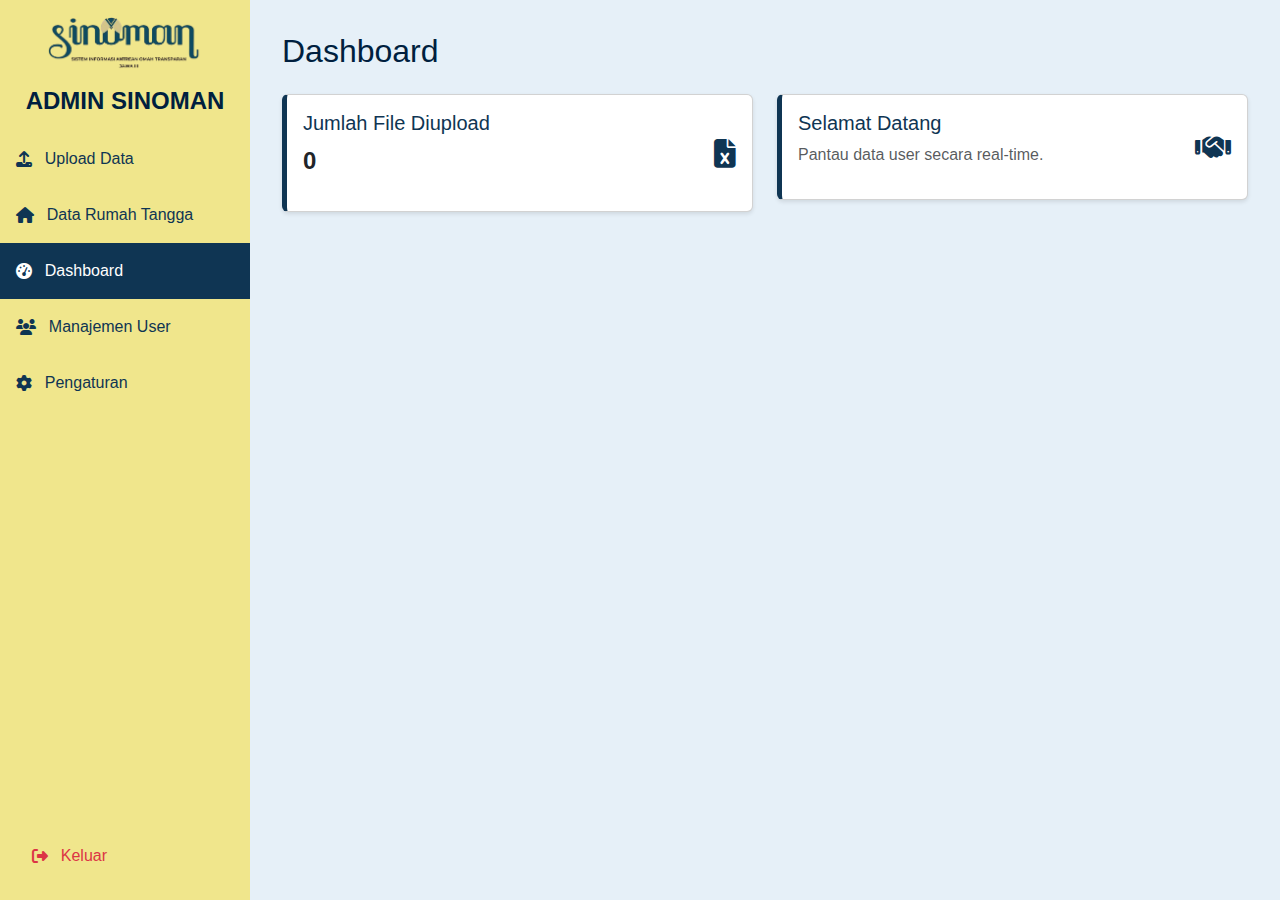
<file: dashboard.html>
<!DOCTYPE html>
<html lang="id">
<head>
  <meta charset="UTF-8">
  <title>Dashboard - SINOMAN</title>
  <link href="https://cdn.jsdelivr.net/npm/bootstrap@5.3.0/dist/css/bootstrap.min.css" rel="stylesheet">
  <link href="https://cdnjs.cloudflare.com/ajax/libs/font-awesome/6.4.0/css/all.min.css" rel="stylesheet">
  <style>
    body {
      display: flex;
      min-height: 100vh;
      font-family: 'Segoe UI', sans-serif;
      background-color: #e6f0f8;
      color: #001f3f;
    }

    .sidebar {
      width: 250px;
      background-color: #f0e68c;
      display: flex;
      flex-direction: column;
      padding-top: 1rem;
    }

    .sidebar img {
      width: 160px;
      margin: 0 auto 1rem;
    }

    .sidebar-title {
      color: #001f3f;
      text-align: center;
      font-weight: bold;
      text-transform: uppercase;
      margin-bottom: 1rem;
    }

    .nav-link {
      color: #0f3553;
      padding: 1rem;
      text-decoration: none;
      display: flex;
      align-items: center;
      gap: 0.8rem;
      font-weight: 500;
    }

    .nav-link:hover, .nav-link.active {
      background-color: #0f3553;
      color: white !important;
    }

    .main {
      flex: 1;
      padding: 2rem;
    }

    .card {
      border-left: 5px solid #0f3553;
      box-shadow: 0 2px 4px rgba(0,0,0,0.1);
    }

    .card h5 {
      color: #0f3553;
    }

    .card i {
      font-size: 1.8rem;
      color: #0f3553;
    }
  </style>
</head>
<body>

  <!-- Sidebar -->
  <div class="sidebar">
    <img src="sinoman.png" alt="Logo SINOMAN">
    <h4 class="sidebar-title">ADMIN SINOMAN</h4>
    <a href="admin.html" class="nav-link"><i class="fas fa-upload"></i> Upload Data</a>
    <a href="datarumah.html" class="nav-link"><i class="fas fa-home"></i> Data Rumah Tangga</a>
    <a href="dashboard.html" class="nav-link active"><i class="fas fa-tachometer-alt"></i> Dashboard</a>
    <a href="#" class="nav-link"><i class="fas fa-users"></i> Manajemen User</a>
    <a href="setting.html" class="nav-link"><i class="fas fa-cog"></i> Pengaturan</a>

    <!-- Tombol Keluar -->
    <div style="margin-top: auto; padding: 1rem;">
      <a href="#" class="nav-link text-danger" onclick="logout()"><i class="fas fa-sign-out-alt"></i> Keluar</a>
    </div>
  </div>

  <!-- Konten Utama -->
  <div class="main">
    <h2 class="mb-4">Dashboard</h2>

    <div class="row g-4">
      <div class="col-md-6">
        <div class="card p-3">
          <div class="d-flex justify-content-between align-items-center">
            <div>
              <h5>Jumlah File Diupload</h5>
              <p id="jumlahFile" class="fs-4 fw-bold">0</p>
            </div>
            <i class="fas fa-file-excel"></i>
          </div>
        </div>
      </div>

      <div class="col-md-6">
        <div class="card p-3">
          <div class="d-flex justify-content-between align-items-center">
            <div>
              <h5>Selamat Datang</h5>
              <p class="text-muted">Pantau data user secara real-time.</p>
            </div>
            <i class="fas fa-handshake"></i>
          </div>
        </div>
      </div>
    </div>
  </div>

  <script>
    // Fungsi menampilkan jumlah file dari localStorage
    function tampilkanJumlahFile() {
      const files = JSON.parse(localStorage.getItem("sinomanFiles") || "[]");
      document.getElementById("jumlahFile").textContent = files.length;
    }

    // Fungsi logout tanpa menghapus data
    function logout() {
      if (confirm("Apakah Anda yakin ingin keluar?")) {
        window.location.href = "index.html";
      }
    }

    tampilkanJumlahFile();
  </script>
</body>
</html>
</file>
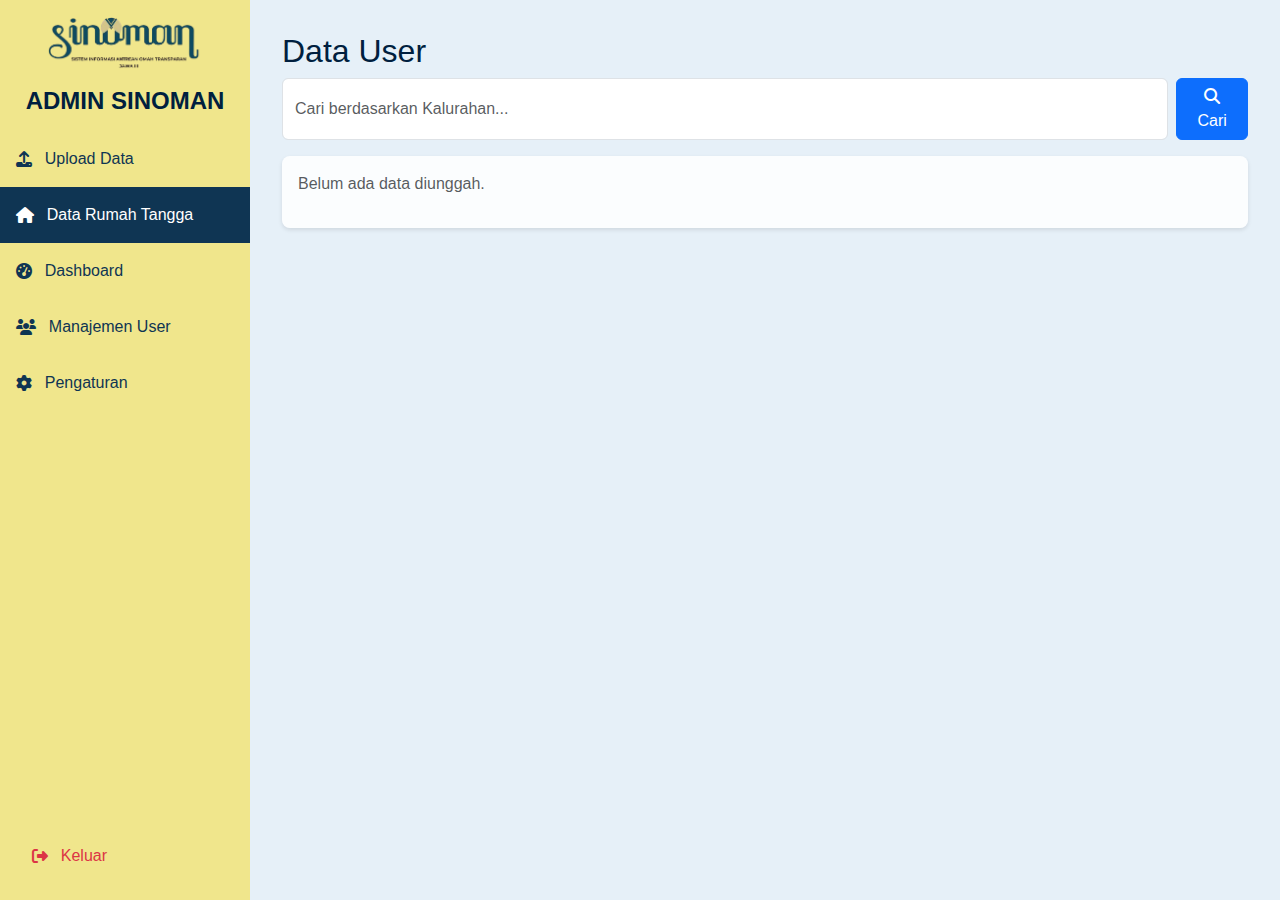
<file: datarumah.html>
<!DOCTYPE html>
<html lang="id">
<head>
  <meta charset="UTF-8">
  <title>Data Rumah Tangga - SINOMAN</title>
  <link href="https://cdn.jsdelivr.net/npm/bootstrap@5.3.0/dist/css/bootstrap.min.css" rel="stylesheet">
  <link href="https://cdnjs.cloudflare.com/ajax/libs/font-awesome/6.4.0/css/all.min.css" rel="stylesheet">
  <style>
    body {
      display: flex;
      min-height: 100vh;
      font-family: 'Segoe UI', sans-serif;
      background-color: #e6f0f8;
      color: #001f3f;
    }

    .sidebar {
      width: 250px;
      background-color: #f0e68c;
      display: flex;
      flex-direction: column;
      padding-top: 1rem;
    }

    .sidebar img {
      width: 160px;
      margin: 0 auto 1rem;
    }

    .sidebar-title {
      color: #001f3f;
      text-align: center;
      font-weight: bold;
      text-transform: uppercase;
      margin-bottom: 1rem;
    }

    .nav-link {
      color: #0f3553;
      padding: 1rem;
      text-decoration: none;
      display: flex;
      align-items: center;
      gap: 0.8rem;
      font-weight: 500;
    }

    .nav-link:hover, .nav-link.active {
      background-color: #0f3553;
      color: white !important;
    }

    .main {
      flex: 1;
      padding: 2rem;
    }

    .file-list {
      background-color: #ffffffd6;
      padding: 1rem;
      border-radius: 8px;
      box-shadow: 0 2px 4px rgba(0,0,0,0.1);
    }

    .popup {
      position: fixed;
      top: 50%;
      left: 50%;
      transform: translate(-50%, -50%);
      background: white;
      padding: 2rem;
      border: 2px solid #0f3553;
      border-radius: 10px;
      z-index: 1000;
      max-height: 80vh;
      overflow: auto;
    }

    .popup-close {
      position: absolute;
      top: 8px;
      right: 12px;
      font-size: 1.2rem;
      cursor: pointer;
      color: red;
    }

    .highlight {
      background-color: #007bff;
      color: white;
      padding: 0 3px;
      border-radius: 2px;
    }

    .checkbox-col {
      width: 30px;
    }

    .top-controls {
      display: flex;
      justify-content: flex-end;
      margin-bottom: 1rem;
    }
  </style>
</head>
<body>

  <!-- Sidebar -->
  <div class="sidebar">
    <img src="sinoman.png" alt="Logo SINOMAN">
    <h4 class="sidebar-title">ADMIN SINOMAN</h4>
    <a href="admin.html" class="nav-link"><i class="fas fa-upload"></i> Upload Data</a>
    <a href="datarumah.html" class="nav-link active"><i class="fas fa-home"></i> Data Rumah Tangga</a>
    <a href="dashboard.html" class="nav-link"><i class="fas fa-tachometer-alt"></i> Dashboard</a>
    <a href="#" class="nav-link"><i class="fas fa-users"></i> Manajemen User</a>
    <a href="setting.html" class="nav-link"><i class="fas fa-cog"></i> Pengaturan</a>

    <!-- Tombol keluar  -->
    <div style="margin-top: auto; padding: 1rem;">
      <a href="#" class="nav-link text-danger" onclick="logout()"><i class="fas fa-sign-out-alt"></i> Keluar</a>
    </div>
  </div>

  <!-- Main Content -->
  <div class="main">
    <h2>Data User</h2>

    <div class="d-flex mb-3">
      <input type="text" class="form-control me-2" id="searchInput" placeholder="Cari berdasarkan Kalurahan...">
      <button class="btn btn-primary" onclick="searchFiles()"><i class="fas fa-search"></i> Cari</button>
    </div>

    <div class="file-list" id="fileList"></div>

    <div class="popup" id="popup" style="display: none;">
      <span class="popup-close" onclick="closePopup()">&times;</span>
      <h5 id="popupTitle"></h5>
      <div id="popupContent"></div>
    </div>
  </div>

  <script>
    const fileListContainer = document.getElementById("fileList");
    const popup = document.getElementById("popup");
    const popupContent = document.getElementById("popupContent");
    const popupTitle = document.getElementById("popupTitle");

    let allFiles = JSON.parse(localStorage.getItem("sinomanFiles") || "[]");

    function loadFiles(files = allFiles, keyword = "") {
      fileListContainer.innerHTML = "";

      if (files.length === 0) {
        fileListContainer.innerHTML = "<p class='text-muted'>Belum ada data diunggah.</p>";
        return;
      }

      const topControls = document.createElement("div");
      topControls.className = "top-controls";

      const deleteButton = document.createElement("button");
      deleteButton.className = "btn btn-danger mb-3";
      deleteButton.innerHTML = `<i class="fas fa-trash-alt"></i> Hapus File yang Dipilih`;
      deleteButton.onclick = deleteSelected;
      topControls.appendChild(deleteButton);
      fileListContainer.appendChild(topControls);

      const table = document.createElement("table");
      table.className = "table table-bordered";
      table.innerHTML = `
        <thead class="table-light">
          <tr>
            <th class="checkbox-col"><input type="checkbox" id="checkAll" onchange="toggleAllCheckboxes(this)"></th>
            <th>Nama File</th>
            <th>Aksi</th>
          </tr>
        </thead>
        <tbody>
          ${files.map((file, index) => {
            const highlightedName = keyword
              ? file.name.replace(new RegExp(`(${escapeRegExp(keyword)})`, "gi"), '<span class="highlight">$1</span>')
              : file.name;

            return `
              <tr>
                <td><input type="checkbox" class="fileCheckbox" data-index="${file.index ?? index}"></td>
                <td>${highlightedName}</td>
                <td>
                  <button class="btn btn-sm btn-info" onclick="showFile(${file.index ?? index}, '${keyword}')"><i class="fas fa-eye"></i> Lihat</button>
                  <button class="btn btn-sm btn-danger" onclick="deleteFile(${file.index ?? index})"><i class="fas fa-trash-alt"></i> Hapus</button>
                </td>
              </tr>`;
          }).join("")}
        </tbody>
      `;

      fileListContainer.appendChild(table);
    }

    function escapeRegExp(string) {
      return string.replace(/[.*+?^${}()|[\]\\]/g, '\\$&');
    }

    function showFile(index, keyword = "") {
      const file = allFiles[index];
      const data = file.data;
      popupTitle.textContent = `Isi File: ${file.name}`;

      let html = "<table class='table table-striped'><tbody>";
      data.forEach((row, i) => {
        if (i >= 2) {
          html += "<tr>";
          row.forEach(cell => {
            const val = (cell || "").toString();
            const highlighted = keyword
              ? val.replace(new RegExp(`(${escapeRegExp(keyword)})`, "gi"), '<span class="highlight">$1</span>')
              : val;
            html += `<td>${highlighted}</td>`;
          });
          html += "</tr>";
        }
      });
      html += "</tbody></table>";

      popupContent.innerHTML = html;
      popup.style.display = "block";
    }

    function closePopup() {
      popup.style.display = "none";
    }

    function deleteFile(index) {
      if (!confirm("Yakin ingin menghapus file ini?")) return;
      allFiles.splice(index, 1);
      localStorage.setItem("sinomanFiles", JSON.stringify(allFiles));
      loadFiles();
    }

    function deleteSelected() {
      const checkboxes = document.querySelectorAll(".fileCheckbox:checked");
      if (checkboxes.length === 0) {
        alert("Pilih minimal satu file.");
        return;
      }
      if (!confirm("Yakin ingin menghapus file yang dipilih?")) return;

      const indices = Array.from(checkboxes).map(cb => parseInt(cb.dataset.index)).sort((a, b) => b - a);
      indices.forEach(i => allFiles.splice(i, 1));
      localStorage.setItem("sinomanFiles", JSON.stringify(allFiles));
      loadFiles();
    }

    function toggleAllCheckboxes(source) {
      document.querySelectorAll(".fileCheckbox").forEach(cb => cb.checked = source.checked);
    }

    function searchFiles() {
      const keyword = document.getElementById("searchInput").value.trim().toLowerCase();
      if (keyword === "") {
        loadFiles();
        return;
      }

      const result = allFiles
        .map((file, index) => {
          const headerRow = file.data.find(row =>
            row.some(cell =>
              cell && cell.toString().toLowerCase().includes("kalurahan") ||
              cell && cell.toString().toLowerCase().includes("kelurahan")
            )
          );

          if (!headerRow) return null;

          const kalurahanIndex = headerRow.findIndex(cell =>
            cell && (
              cell.toString().toLowerCase().includes("kalurahan") ||
              cell.toString().toLowerCase().includes("kelurahan")
            )
          );

          if (kalurahanIndex === -1) return null;

          const hasMatch = file.data.some(row =>
            row[kalurahanIndex] &&
            row[kalurahanIndex].toString().toLowerCase().includes(keyword)
          );

          return hasMatch ? { ...file, index } : null;
        })
        .filter(Boolean);

      loadFiles(result, keyword);
    }

    // Fungsi logout
  function logout() {
    if (confirm("Apakah Anda yakin ingin keluar?")) {
      // Jangan menghapus data dari localStorage agar tetap ada
      // localStorage.removeItem('sinomanFiles'); // Baris ini dihapus
      window.location.href = "index.html"; // Arahkan ke halaman login
    }
  }
  
    // Load saat halaman dibuka
    loadFiles();
  </script>
</body>
</html>
</file>
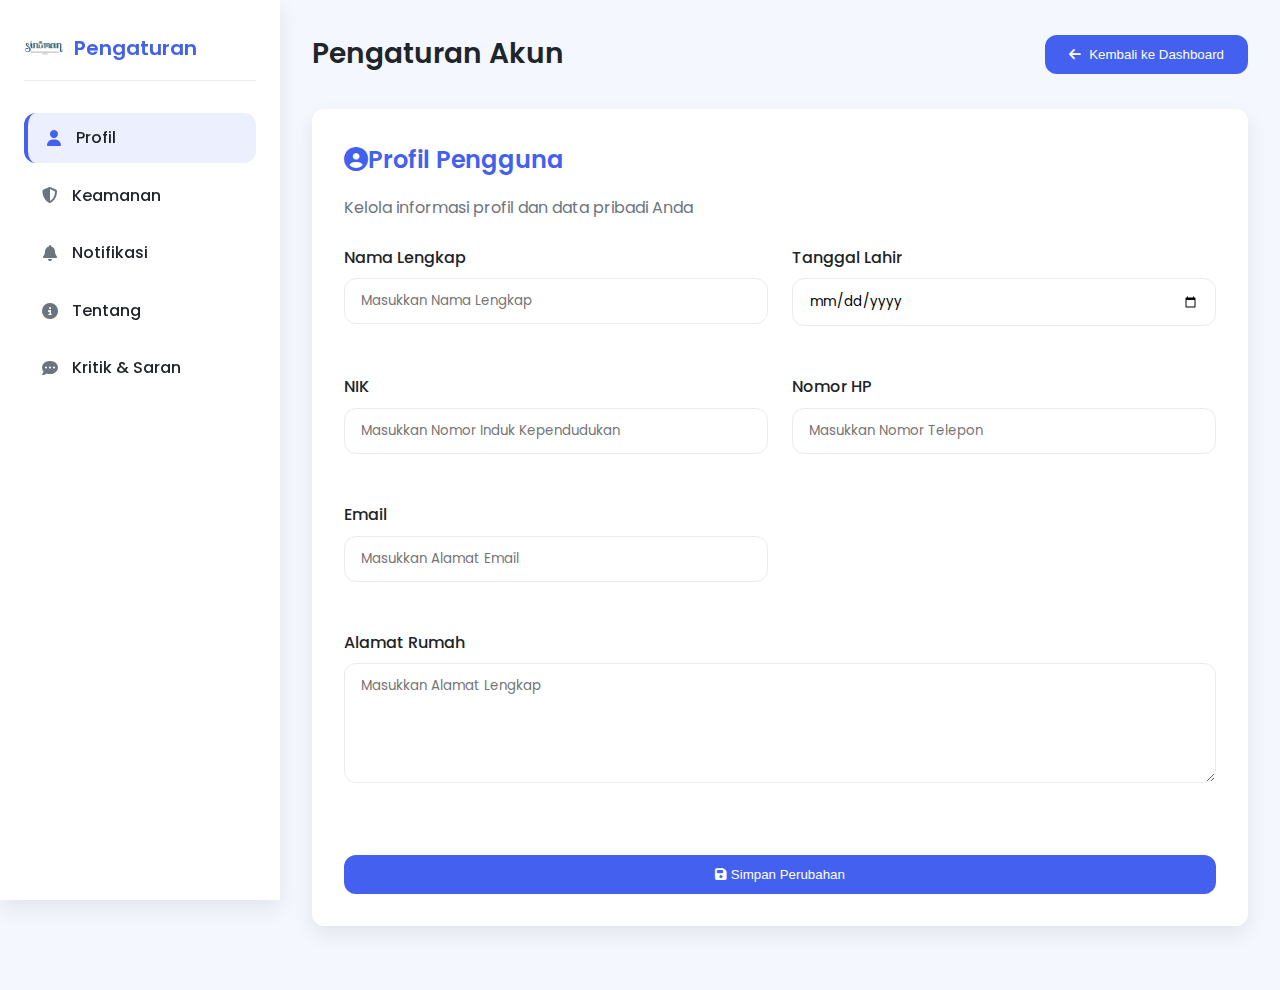
<file: Pengaturan.html>
<!DOCTYPE html>
<html lang="id">
<head>
  <meta charset="UTF-8" />
  <meta name="viewport" content="width=device-width, initial-scale=1.0"/>
  <title>Pengaturan - SINOMAN</title>
  <link rel="stylesheet" href="https://fonts.googleapis.com/css2?family=Poppins:wght@300;400;500;600;700&display=swap">
  <link rel="stylesheet" href="https://cdnjs.cloudflare.com/ajax/libs/font-awesome/6.4.0/css/all.min.css">
  <style>
    :root {
      --primary: #4361ee;
      --primary-dark: #3a56d4;
      --secondary: #3f37c9;
      --accent: #4895ef;
      --light: #f8f9fa;
      --dark: #212529;
      --gray: #6c757d;
      --light-gray: #e9ecef;
      --success: #4cc9f0;
      --danger: #f72585;
      --warning: #f8961e;
      --border-radius: 12px;
      --box-shadow: 0 8px 20px rgba(0, 0, 0, 0.08);
      --transition: all 0.3s ease;
    }

    * {
      margin: 0;
      padding: 0;
      box-sizing: border-box;
    }

    body {
      font-family: 'Poppins', sans-serif;
      background-color: #f5f7ff;
      color: var(--dark);
      line-height: 1.6;
    }

    .app-container {
      display: flex;
      min-height: 100vh;
    }

    /* Sidebar */
    .sidebar {
      width: 280px;
      background: white;
      padding: 2rem 1.5rem;
      box-shadow: var(--box-shadow);
      position: sticky;
      top: 0;
      height: 100vh;
      overflow-y: auto;
    }

    .sidebar-header {
      display: flex;
      align-items: center;
      margin-bottom: 2rem;
      padding-bottom: 1rem;
      border-bottom: 1px solid var(--light-gray);
    }

    .sidebar-header img {
      width: 40px;
      margin-right: 10px;
    }

    .sidebar-header h2 {
      font-size: 1.25rem;
      font-weight: 600;
      color: var(--primary);
    }

    .sidebar-menu {
      list-style: none;
    }

    .sidebar-menu li {
      margin-bottom: 0.5rem;
      border-radius: var(--border-radius);
      transition: var(--transition);
    }

    .sidebar-menu li:hover {
      background-color: rgba(67, 97, 238, 0.1);
    }

    .sidebar-menu li.active {
      background-color: rgba(67, 97, 238, 0.1);
      border-left: 4px solid var(--primary);
    }

    .sidebar-menu a {
      display: flex;
      align-items: center;
      padding: 0.75rem 1rem;
      color: var(--dark);
      text-decoration: none;
      font-weight: 500;
    }

    .sidebar-menu i {
      margin-right: 12px;
      width: 20px;
      text-align: center;
      color: var(--gray);
    }

    .sidebar-menu li.active i,
    .sidebar-menu li:hover i {
      color: var(--primary);
    }

    /* Main Content */
    .main-content {
      flex: 1;
      padding: 2rem;
      overflow-y: auto;
    }

    .content-header {
      display: flex;
      justify-content: space-between;
      align-items: center;
      margin-bottom: 2rem;
    }

    .content-header h1 {
      font-size: 1.75rem;
      color: var(--dark);
      font-weight: 600;
    }

    .btn-dashboard {
      background-color: var(--primary);
      color: white;
      border: none;
      padding: 0.75rem 1.5rem;
      border-radius: var(--border-radius);
      font-weight: 500;
      cursor: pointer;
      transition: var(--transition);
      display: flex;
      align-items: center;
      gap: 8px;
    }

    .btn-dashboard:hover {
      background-color: var(--primary-dark);
      transform: translateY(-2px);
    }

    /* Content Sections */
    .content-section {
      background: white;
      border-radius: var(--border-radius);
      padding: 2rem;
      box-shadow: var(--box-shadow);
      margin-bottom: 2rem;
      display: none;
    }

    .content-section.active {
      display: block;
      animation: fadeIn 0.5s ease;
    }

    @keyframes fadeIn {
      from { opacity: 0; transform: translateY(10px); }
      to { opacity: 1; transform: translateY(0); }
    }

    .content-section h3 {
      font-size: 1.5rem;
      margin-bottom: 1rem;
      color: var(--primary);
      font-weight: 600;
    }

    .content-section p {
      color: var(--gray);
      margin-bottom: 1.5rem;
    }

    /* Forms */
    .form-grid {
      display: grid;
      grid-template-columns: repeat(2, 1fr);
      gap: 1.5rem;
    }

    .form-group {
      margin-bottom: 1.5rem;
    }

    .form-group label {
      display: block;
      margin-bottom: 0.5rem;
      font-weight: 500;
      color: var(--dark);
    }

    .form-control {
      width: 100%;
      padding: 0.75rem 1rem;
      border: 1px solid var(--light-gray);
      border-radius: var(--border-radius);
      font-family: inherit;
      transition: var(--transition);
    }

    .form-control:focus {
      outline: none;
      border-color: var(--primary);
      box-shadow: 0 0 0 3px rgba(67, 97, 238, 0.2);
    }

    textarea.form-control {
      min-height: 120px;
      resize: vertical;
    }

    .password-wrapper {
      position: relative;
    }

    .toggle-password {
      position: absolute;
      right: 12px;
      top: 50%;
      transform: translateY(-50%);
      background: none;
      border: none;
      color: var(--gray);
      cursor: pointer;
    }

    .checkbox-group {
      display: flex;
      align-items: center;
      margin-bottom: 1rem;
    }

    .checkbox-group input {
      margin-right: 10px;
      width: 18px;
      height: 18px;
      accent-color: var(--primary);
    }

    .btn-submit {
      background-color: var(--primary);
      color: white;
      border: none;
      padding: 0.75rem 1.5rem;
      border-radius: var(--border-radius);
      font-weight: 500;
      cursor: pointer;
      transition: var(--transition);
      margin-top: 1rem;
    }

    .btn-submit:hover {
      background-color: var(--primary-dark);
      transform: translateY(-2px);
    }

    hr {
      border: none;
      border-top: 1px solid var(--light-gray);
      margin: 1.5rem 0;
    }

    /* Notification Items */
    .notifikasi-item {
      display: flex;
      justify-content: space-between;
      align-items: center;
      padding: 1rem 0;
      border-bottom: 1px solid var(--light-gray);
    }

    .notifikasi-item:last-child {
      border-bottom: none;
    }

    /* About Section */
    .about-logo {
      text-align: center;
      margin-bottom: 2rem;
    }

    .about-logo img {
      max-width: 250px;
      height: auto;
    }

    .feature-list {
      margin: 1.5rem 0;
      padding-left: 1.5rem;
    }

    .feature-list li {
      margin-bottom: 0.75rem;
    }

    /* Alert */
    .alert {
      padding: 1rem;
      border-radius: var(--border-radius);
      margin-top: 1rem;
      display: none;
    }

    .alert.success {
      background-color: rgba(76, 201, 240, 0.2);
      color: #0a9396;
      border-left: 4px solid var(--success);
    }

    /* Responsive */
    @media (max-width: 992px) {
      .app-container {
        flex-direction: column;
      }

      .sidebar {
        width: 100%;
        height: auto;
        position: relative;
      }

      .main-content {
        padding: 1.5rem;
      }
    }

    @media (max-width: 768px) {
      .form-grid {
        grid-template-columns: 1fr;
      }

      .content-header {
        flex-direction: column;
        align-items: flex-start;
        gap: 1rem;
      }
    }
  </style>
</head>
<body>
  <div class="app-container">
    <!-- Sidebar -->
    <aside class="sidebar">
      <div class="sidebar-header">
        <img src="sinoman.png" alt="SINOMAN Logo">
        <h2>Pengaturan</h2>
      </div>
      <ul class="sidebar-menu">
        <li class="active" data-target="akun">
          <a href="#"><i class="fas fa-user"></i> Profil</a>
        </li>
        <li data-target="keamanan">
          <a href="#"><i class="fas fa-shield-alt"></i> Keamanan</a>
        </li>
        <li data-target="notifikasi">
          <a href="#"><i class="fas fa-bell"></i> Notifikasi</a>
        </li>
        <li data-target="tentang">
          <a href="#"><i class="fas fa-info-circle"></i> Tentang</a>
        </li>
        <li data-target="kritik">
          <a href="#"><i class="fas fa-comment-dots"></i> Kritik & Saran</a>
        </li>
      </ul>
    </aside>

    <!-- Main Content -->
    <div class="main-content">
      <div class="content-header">
        <h1>Pengaturan Akun</h1>
        <button class="btn-dashboard" onclick="window.location.href='index.html'">
          <i class="fas fa-arrow-left"></i> Kembali ke Dashboard
        </button>
      </div>

      <!-- Account Section -->
      <section id="akun" class="content-section active">
        <h3><i class="fas fa-user-circle mr-2"></i>Profil Pengguna</h3>
        <p>Kelola informasi profil dan data pribadi Anda</p>

        <form id="form-akun" class="form-grid">
          <div class="form-group">
            <label for="nama">Nama Lengkap</label>
            <input type="text" id="nama" class="form-control" name="nama" placeholder="Masukkan Nama Lengkap" required>
          </div>

          <div class="form-group">
            <label for="tgl_lahir">Tanggal Lahir</label>
            <input type="date" id="tgl_lahir" class="form-control" name="tgl_lahir" required>
          </div>

          <div class="form-group">
            <label for="nik">NIK</label>
            <input type="text" id="nik" class="form-control" name="nik" placeholder="Masukkan Nomor Induk Kependudukan" required>
          </div>

          <div class="form-group">
            <label for="no_hp">Nomor HP</label>
            <input type="tel" id="no_hp" class="form-control" name="no_hp" placeholder="Masukkan Nomor Telepon" required>
          </div>

          <div class="form-group">
            <label for="email">Email</label>
            <input type="email" id="email" class="form-control" name="email" placeholder="Masukkan Alamat Email" required>
          </div>

          <div class="form-group" style="grid-column: span 2;">
            <label for="alamat">Alamat Rumah</label>
            <textarea id="alamat" class="form-control" name="alamat" placeholder="Masukkan Alamat Lengkap" required></textarea>
          </div>

          <button type="submit" class="btn-submit" style="grid-column: span 2;">
            <i class="fas fa-save"></i> Simpan Perubahan
          </button>
        </form>
      </section>

      <!-- Security Section -->
      <section id="keamanan" class="content-section">
        <h3><i class="fas fa-shield-alt mr-2"></i>Privasi & Keamanan</h3>
        <p>Atur keamanan akun dan preferensi privasi Anda</p>

        <form id="form-keamanan">
          <div class="form-group">
            <label for="password_lama">Sandi Lama</label>
            <div class="password-wrapper">
              <input type="password" id="password_lama" class="form-control" name="password_lama" placeholder="Masukkan sandi lama" required>
              <button type="button" class="toggle-password" onclick="togglePassword('password_lama')">
                <i class="fas fa-eye"></i>
              </button>
            </div>
          </div>

          <div class="form-group">
            <label for="password_baru">Sandi Baru</label>
            <div class="password-wrapper">
              <input type="password" id="password_baru" class="form-control" name="password_baru" placeholder="Masukkan sandi baru (minimal 8 karakter)" required>
              <button type="button" class="toggle-password" onclick="togglePassword('password_baru')">
                <i class="fas fa-eye"></i>
              </button>
            </div>
          </div>

          <div class="form-group">
            <label for="konfirmasi_password">Konfirmasi Sandi Baru</label>
            <div class="password-wrapper">
              <input type="password" id="konfirmasi_password" class="form-control" name="konfirmasi_password" placeholder="Ulangi sandi baru" required>
              <button type="button" class="toggle-password" onclick="togglePassword('konfirmasi_password')">
                <i class="fas fa-eye"></i>
              </button>
            </div>
          </div>

          <hr>

          <h4><i class="fas fa-lock mr-2"></i>Pengaturan Keamanan Tambahan</h4>
          <p class="text-muted">Tingkatkan keamanan akun Anda dengan opsi berikut</p>

          <div class="checkbox-group">
            <input type="checkbox" id="verifikasi_2langkah" name="verifikasi_2langkah">
            <label for="verifikasi_2langkah">Aktifkan Verifikasi 2 Langkah</label>
          </div>

          <div class="checkbox-group">
            <input type="checkbox" id="sidik_jari" name="sidik_jari">
            <label for="sidik_jari">Aktifkan Login Menggunakan Sidik Jari/Wajah</label>
          </div>

          <button type="submit" class="btn-submit">
            <i class="fas fa-shield-alt"></i> Perbarui Keamanan
          </button>
        </form>
      </section>

      <!-- Notification Section -->
      <section id="notifikasi" class="content-section">
        <h3><i class="fas fa-bell mr-2"></i>Pengaturan Notifikasi</h3>
        <p>Kelola cara Anda menerima pemberitahuan dari sistem</p>

        <div class="notifikasi-item">
          <div>
            <label for="email">Notifikasi melalui Email</label>
            <p class="text-muted">Dapatkan pemberitahuan penting melalui email</p>
          </div>
          <label class="switch">
            <input type="checkbox" id="email" checked>
            <span class="slider round"></span>
          </label>
        </div>

        <div class="notifikasi-item">
          <div>
            <label for="sms">Notifikasi melalui SMS</label>
            <p class="text-muted">Dapatkan pemberitahuan melalui pesan teks</p>
          </div>
          <label class="switch">
            <input type="checkbox" id="sms" checked>
            <span class="slider round"></span>
          </label>
        </div>

        <div class="notifikasi-item">
          <div>
            <label for="wa">Notifikasi melalui WhatsApp</label>
            <p class="text-muted">Kirim pemberitahuan ke nomor WhatsApp Anda</p>
          </div>
          <label class="switch">
            <input type="checkbox" id="wa" checked>
            <span class="slider round"></span>
          </label>
        </div>

        <div class="notifikasi-item">
          <div>
            <label for="app">Notifikasi dari Aplikasi</label>
            <p class="text-muted">Tampilkan pemberitahuan dalam aplikasi</p>
          </div>
          <label class="switch">
            <input type="checkbox" id="app" checked>
            <span class="slider round"></span>
          </label>
        </div>

        <div class="form-group">
          <label for="bunyi">Suara Notifikasi</label>
          <select id="bunyi" class="form-control">
            <option>Aktif</option>
            <option>Nonaktif</option>
            <option>Getar Saja</option>
          </select>
        </div>

        <div class="form-group">
          <label for="waktu">Waktu Aktif Notifikasi</label>
          <input type="time" id="waktu" class="form-control" value="08:00">
          <small class="text-muted">Notifikasi hanya akan muncul dalam rentang waktu ini</small>
        </div>

        <button type="submit" class="btn-submit">
          <i class="fas fa-bell"></i> Simpan Pengaturan
        </button>
      </section>

      <!-- About Section -->
      <section id="tentang" class="content-section">
        <div class="about-logo">
          <img src="sinoman.png" alt="Logo SINOMAN">
        </div>
        
        <h3><i class="fas fa-info-circle mr-2"></i>Tentang SINOMAN</h3>
        <p><strong>SINOMAN</strong> (Sistem Informasi Antrean Omah Transparan) adalah platform digital inovatif yang dirancang untuk memodernisasi sistem antrean konvensional dengan pendekatan berbasis teknologi.</p>

        <div class="form-group">
          <h4><i class="fas fa-bullseye mr-2"></i>Misi Kami</h4>
          <ul class="feature-list">
            <li>Mengubah sistem antrean tradisional menjadi pengalaman digital yang efisien</li>
            <li>Meningkatkan transparansi dalam proses layanan publik</li>
            <li>Memberdayakan masyarakat dengan akses informasi real-time</li>
            <li>Mengurangi waktu tunggu dan meningkatkan produktivitas</li>
          </ul>
        </div>

        <div class="form-group">
          <h4><i class="fas fa-star mr-2"></i>Fitur Unggulan</h4>
          <ul class="feature-list">
            <li><strong>Pendaftaran Online:</strong> Daftar antrean dari mana saja, kapan saja</li>
            <li><strong>Manajemen Antrean Cerdas:</strong> Sistem penjadwalan otomatis</li>
            <li><strong>Notifikasi Real-time:</strong> Update status antrean langsung ke perangkat Anda</li>
            <li><strong>Analitik Data:</strong> Laporan dan statistik transparan</li>
            <li><strong>Integrasi Multi-platform:</strong> Akses melalui web dan mobile</li>
          </ul>
        </div>

        <div class="form-grid">
          <div class="form-group">
            <h4><i class="fas fa-code-branch mr-2"></i>Versi Aplikasi</h4>
            <p>1.0.0 (Stable Release)</p>
          </div>

          <div class="form-group">
            <h4><i class="fas fa-calendar-alt mr-2"></i>Tanggal Rilis</h4>
            <p>15 Juni 2023</p>
          </div>
        </div>

        <div class="form-group">
          <h4><i class="fas fa-link mr-2"></i>Tautan Penting</h4>
          <p>
            <a href="https://sinoman.docs.io" target="_blank" class="text-primary">
              <i class="fas fa-book"></i> Dokumentasi Pengguna
            </a>
          </p>
          <p>
            <a href="mailto:developer@sinoman.id" class="text-primary">
              <i class="fas fa-envelope"></i> developer@sinoman.id
            </a>
          </p>
          <p>
            <a href="tel:+628123456789" class="text-primary">
              <i class="fas fa-phone"></i> +62 812 3456 789
            </a>
          </p>
        </div>
      </section>

      <!-- Feedback Section -->
      <section id="kritik" class="content-section">
        <h3><i class="fas fa-comment-dots mr-2"></i>Kritik & Saran</h3>
        <p>Bagikan pengalaman Anda untuk membantu kami meningkatkan layanan</p>

        <form id="form-kritik">
          <div class="form-grid">
            <div class="form-group">
              <label for="kritik-nama">Nama Anda</label>
              <input type="text" id="kritik-nama" class="form-control" name="nama" placeholder="Masukkan Nama" required>
            </div>

            <div class="form-group">
              <label for="kritik-email">Email (opsional)</label>
              <input type="email" id="kritik-email" class="form-control" name="email" placeholder="Masukkan Email">
            </div>
          </div>

          <div class="form-group">
            <label for="kritik-pesan">Pesan Anda</label>
            <textarea id="kritik-pesan" class="form-control" name="pesan" placeholder="Ceritakan pengalaman Anda atau berikan saran untuk perbaikan kami..." required></textarea>
          </div>

          <button type="submit" class="btn-submit">
            <i class="fas fa-paper-plane"></i> Kirim Feedback
          </button>
        </form>

        <div id="kritik-alert" class="alert success" style="display: none;">
          <i class="fas fa-check-circle"></i> Terima kasih atas masukan Anda! Pesan telah berhasil dikirim.
        </div>
      </section>
    </div>
  </div>

  <script>
    // Toggle between settings sections
    document.querySelectorAll('.sidebar-menu li').forEach(item => {
      item.addEventListener('click', function() {
        // Remove active class from all items
        document.querySelectorAll('.sidebar-menu li').forEach(i => {
          i.classList.remove('active');
        });
        
        // Add active class to clicked item
        this.classList.add('active');
        
        // Hide all sections
        document.querySelectorAll('.content-section').forEach(section => {
          section.classList.remove('active');
        });
        
        // Show selected section
        const targetId = this.getAttribute('data-target');
        document.getElementById(targetId).classList.add('active');
      });
    });

    // Toggle password visibility
    function togglePassword(id) {
      const input = document.getElementById(id);
      const icon = input.nextElementSibling.querySelector('i');
      
      if (input.type === 'password') {
        input.type = 'text';
        icon.classList.replace('fa-eye', 'fa-eye-slash');
      } else {
        input.type = 'password';
        icon.classList.replace('fa-eye-slash', 'fa-eye');
      }
    }

    // Form submission handlers
    document.getElementById('form-akun').addEventListener('submit', function(e) {
      e.preventDefault();
      alert('Profil berhasil diperbarui!');
    });

    document.getElementById('form-keamanan').addEventListener('submit', function(e) {
      e.preventDefault();
      alert('Pengaturan keamanan berhasil diperbarui!');
    });

    document.getElementById('form-kritik').addEventListener('submit', function(e) {
      e.preventDefault();
      document.getElementById('kritik-alert').style.display = 'block';
      this.reset();
      setTimeout(() => {
        document.getElementById('kritik-alert').style.display = 'none';
      }, 5000);
    });
  </script>
</body>
</html>
</file>
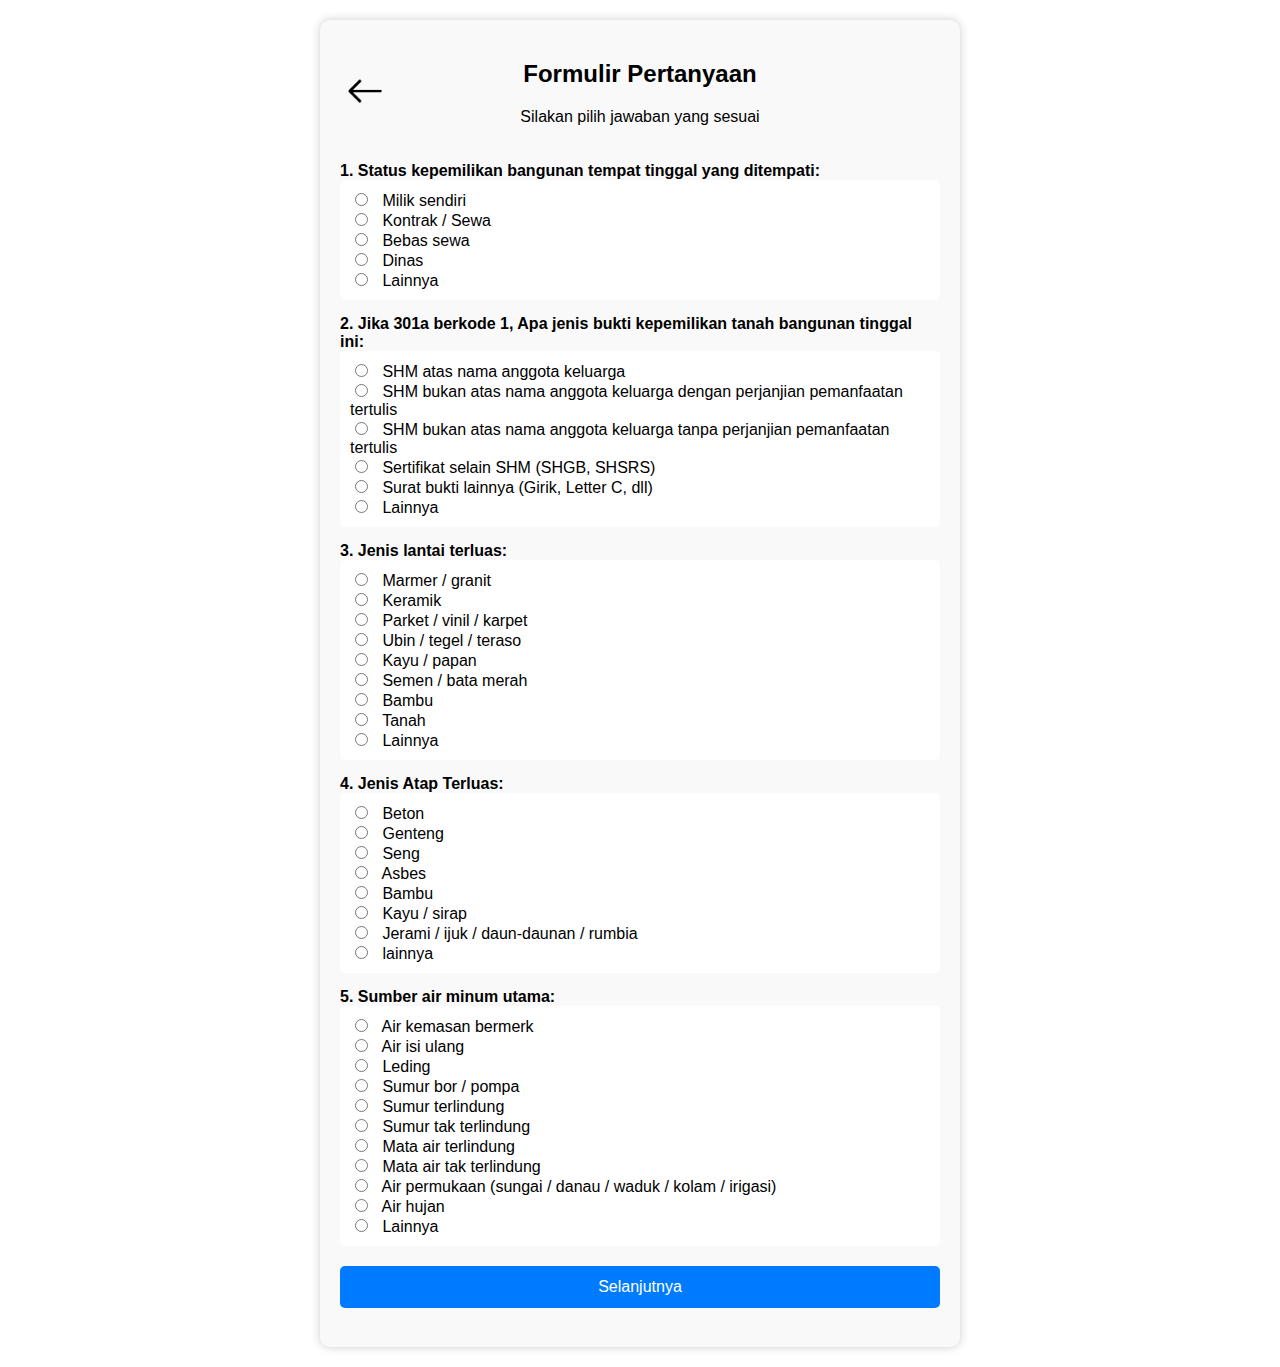
<file: responden.html>
<!DOCTYPE html>
<html lang="id">
<head>
    <meta charset="UTF-8">
    <meta name="viewport" content="width=device-width, initial-scale=1.0">
    <title>Formulir Survei</title>
    <style>
        body { font-family: Arial, sans-serif; margin: 20px; text-align: center; }
        .container { max-width: 600px; margin: auto; padding: 20px; background: #f9f9f9; border-radius: 10px; box-shadow: 0px 0px 10px #ccc; }
        label { font-weight: bold; display: block; margin-top: 15px; text-align: left; }
        .option-group { text-align: left; padding: 10px; background: #fff; border-radius: 5px; }
        input[type="radio"] { margin-right: 10px; }
        button { margin-top: 20px; padding: 12px; width: 100%; font-size: 16px; color: white; border: none; border-radius: 5px; cursor: pointer; }
        button:hover { opacity: 0.9; }
        .next { background: #007bff; }
        .next:hover { background: #0056b3; }
        .submit { background: #28a745; }
        .submit:hover { background: #218838; }
        .hidden { display: none; }
        .error { color: red; margin-top: 10px; }
        
        /* Tambahan style untuk logo */
        .header-container {
            display: flex;
            align-items: center;
            justify-content: center;
            margin-bottom: 20px;
            position: relative;
        }
        .logo {
            position: absolute;
            left: 0;
            height: 50px;
            cursor: pointer; /* Menunjukkan bahwa logo bisa diklik */
        }
        .header-text {
            flex-grow: 1;
            text-align: center;
        }
    </style>
</head>
<body>
    <div class="container">
        <!-- Header dengan logo yang bisa diklik -->
        <div class="header-container">
            <img src="kembali.png" alt="Logo" class="logo" onclick="window.location.href='index.html'">
            <div class="header-text">
                <h2>Formulir Pertanyaan</h2>
                <p>Silakan pilih jawaban yang sesuai</p>
            </div>
        </div>

        <div id="page1" class="page">
            <label>1. Status kepemilikan bangunan tempat tinggal yang ditempati:</label>
            <div class="option-group">
                <input type="radio" name="StatusTempat" value="1"> Milik sendiri<br>
                <input type="radio" name="StatusTempat" value="2"> Kontrak / Sewa<br>
                <input type="radio" name="StatusTempat" value="3"> Bebas sewa<br>
                <input type="radio" name="StatusTempat" value="4"> Dinas<br>
                <input type="radio" name="StatusTempat" value="4"> Lainnya<br>
            </div>

            <label>2. Jika 301a berkode 1, Apa jenis bukti kepemilikan tanah bangunan tinggal ini:</label>
            <div class="option-group">
                <input type="radio" name="buktiKepemilikan" value="1"> SHM atas nama anggota keluarga<br>
                <input type="radio" name="buktiKepemilikan" value="2"> SHM bukan atas nama anggota keluarga dengan perjanjian pemanfaatan tertulis<br>
                <input type="radio" name="buktiKepemilikan" value="3"> SHM bukan atas nama anggota keluarga tanpa perjanjian pemanfaatan tertulis<br>
                <input type="radio" name="buktiKepemilikan" value="4"> Sertifikat selain SHM (SHGB, SHSRS)<br>
                <input type="radio" name="buktiKepemilikan" value="5"> Surat bukti lainnya (Girik, Letter C, dll)<br>
                <input type="radio" name="buktiKepemilikan" value="5"> Lainnya<br>
            </div>

            <label>3. Jenis lantai terluas:</label>
            <div class="option-group">
                <input type="radio" name="jenisLantai" value="1"> Marmer / granit<br>
                <input type="radio" name="jenisLantai" value="2"> Keramik<br>
                <input type="radio" name="jenisLantai" value="3"> Parket / vinil / karpet<br>
                <input type="radio" name="jenisLantai" value="4"> Ubin / tegel / teraso<br>
                <input type="radio" name="jenisLantai" value="5"> Kayu / papan<br>
                <input type="radio" name="jenisLantai" value="5"> Semen / bata merah<br>
                <input type="radio" name="jenisLantai" value="5"> Bambu<br>
                <input type="radio" name="jenisLantai" value="5"> Tanah<br>
                <input type="radio" name="jenisLantai" value="5"> Lainnya<br>
            </div>

            <label>4. Jenis Atap Terluas:</label>
            <div class="option-group">
                <input type="radio" name="jenisAtap" value="1"> Beton<br>
                <input type="radio" name="jenisAtap" value="2"> Genteng<br>
                <input type="radio" name="jenisAtap" value="3"> Seng<br>
                <input type="radio" name="jenisAtap" value="4"> Asbes<br>
                <input type="radio" name="jenisAtap" value="5"> Bambu<br>
                <input type="radio" name="jenisAtap" value="5"> Kayu / sirap<br>
                <input type="radio" name="jenisAtap" value="5"> Jerami / ijuk / daun-daunan / rumbia<br>
                <input type="radio" name="jenisAtap" value="5"> lainnya<br>
            </div>

            <label>5. Sumber air minum utama:</label>
            <div class="option-group">
                <input type="radio" name="sumberAirMinum" value="1"> Air kemasan bermerk<br>
                <input type="radio" name="sumberAirMinum" value="2"> Air isi ulang<br>
                <input type="radio" name="sumberAirMinum" value="3"> Leding<br>
                <input type="radio" name="sumberAirMinum" value="4"> Sumur bor / pompa<br>
                <input type="radio" name="sumberAirMinum" value="5"> Sumur terlindung<br>
                <input type="radio" name="sumberAirMinum" value="5"> Sumur tak terlindung<br>
                <input type="radio" name="sumberAirMinum" value="5"> Mata air terlindung<br>
                <input type="radio" name="sumberAirMinum" value="5"> Mata air tak terlindung<br>
                <input type="radio" name="sumberAirMinum" value="5"> Air permukaan (sungai / danau / waduk / kolam / irigasi)<br>
                <input type="radio" name="sumberAirMinum" value="5"> Air hujan<br>
                <input type="radio" name="sumberAirMinum" value="5"> Lainnya<br>
            </div>

            <button class="next" onclick="nextPage(1)">Selanjutnya</button>
            <div class="error" id="error1"></div>
        </div>

        <div id="page2" class="page hidden">
            <label>6. Jika 306a berkode 4 - 8, berapa jarak sumber air minum utama ke tempat penampungan limbah / kotoran / tinja terdekat:</label>
            <div class="option-group">
                <input type="radio" name="JarakSumberAir" value="1"> Kurang dari 10 meter<br>
                <input type="radio" name="JarakSumberAir" value="2"> Lebih dari 10 meter<br>
                <input type="radio" name="JarakSumberAir" value="1"> Tidak Tahu<br>
            </div>

            <label>7. Sumber air mandi / cuci utama:</label>
            <div class="option-group">
                <input type="radio" name="SumberAir" value="1"> Leding<br>
                <input type="radio" name="SumberAir" value="2"> Sumur bor / pompa<br>
                <input type="radio" name="SumberAir" value="3"> Sumur terlindung<br>
                <input type="radio" name="SumberAir" value="4"> Sumur tak terlindung<br>
                <input type="radio" name="SumberAir" value="2"> Mata air terlindung<br>
                <input type="radio" name="SumberAir" value="2"> Mata air tak terlindung<br>
                <input type="radio" name="SumberAir" value="2"> Air permukaan (sungai / danau / waduk / kolam / irigasi)<br>
                <input type="radio" name="SumberAir" value="2"> Air hujan<br>
                <input type="radio" name="SumberAir" value="2"> Lainnya<br>
            </div>

            <label>8. Jika 306c berkode 2 - 6, berapa jarak sumber air mandi / cuci utama ke penampungan limbah / kotoran / tinja terdekat:</label>
            <div class="option-group">
                <input type="radio" name="JarakSumberAir" value="1"> Kurang dari 10 meter<br>
                <input type="radio" name="JarakSumberAir" value="2"> Lebih dari 10 meter<br>
                <input type="radio" name="JarakSumberAir" value="2"> Tidak Tahu<br>
            </div>

            <label>9. Sumber penerangan utama:</label>
            <div class="option-group">
                <input type="radio" name="SumberPenerangan" value="1"> Listrik PLN dengan meteran<br>
                <input type="radio" name="SumberPenerangan" value="2"> Listrik PLN tanpa meteran<br>
                <input type="radio" name="SumberPenerangan" value="2"> Listrik Non-PLN<br>
                <input type="radio" name="SumberPenerangan" value="2"> Bukan Listrik<br>
            </div>

            <label>10. Apakah menggunakan lampu tenaga surya:</label>
            <div class="option-group">
                <input type="radio" name="TenagaSurya" value="1"> Ya<br>
                <input type="radio" name="TenagaSurya" value="2"> Tidak<br>
            </div>

            <button class="next" onclick="prevPage(2)">Kembali</button>
            <button class="next" onclick="nextPage(2)">Selanjutnya</button>
            <div class="error" id="error2"></div>
        </div>

        <div id="page3" class="page hidden">
            <label>11. Bahan bakar / energi utama untuk memasak:</label>
            <div class="option-group">
                <input type="radio" name="BahanBakar" value="5"> Tidak memasak di rumah<br>
                <input type="radio" name="BahanBakar" value="2"> Listrik<br>
                <input type="radio" name="BahanBakar" value="1"> Gas elpiji 5,5 kg / blue gas<br>
                <input type="radio" name="BahanBakar" value="2"> Gas elpiji 12 kg<br>
                <input type="radio" name="BahanBakar" value="3"> Gas elpiji 3 kg<br>
                <input type="radio" name="BahanBakar" value="2"> Gas kota / meteran PGN<br>
                <input type="radio" name="BahanBakar" value="1"> Biogas<br>
                <input type="radio" name="BahanBakar" value="2"> Minyak tanah<br>
                <input type="radio" name="BahanBakar" value="1"> Briket<br>
                <input type="radio" name="BahanBakar" value="2"> Arang<br>
                <input type="radio" name="BahanBakar" value="1"> Kayu bakar<br>
                <input type="radio" name="BahanBakar" value="2"> Lainnya<br>
            </div>

            <label>12. Jika 308a berkode 10, bagaimana cara memperoleh kayu bakar:</label>
            <div class="option-group">
                <input type="radio" name="KayuBakar" value="1"> Pembelian<br>
                <input type="radio" name="KayuBakar" value="2"> Pengambilan dari kawasan hutan / hutan<br>
                <input type="radio" name="KayuBakar" value="1"> Pengambilan dari luar kawasan hutan / hutan<br>
                <input type="radio" name="KayuBakar" value="2"> Lainnya<br>
            </div>

            <label>13. Kepemilikan dan penggunaan fasilitas tempat buang air besar:</label>
            <div class="option-group">
                <input type="radio" name="KepemilikanFasilitas" value="1"> Ada, digunakan hanya anggota keluarga sendiri<br>
                <input type="radio" name="KepemilikanFasilitas" value="2"> Ada, digunakan bersama anggota keluarga dari keluarga tertentu<br>
                <input type="radio" name="KepemilikanFasilitas" value="1"> Ada, di MCK komunal<br>
                <input type="radio" name="KepemilikanFasilitas" value="2"> Ada, di MCK umum / siapapun menggunakan<br>
                <input type="radio" name="KepemilikanFasilitas" value="1"> Ada, anggota keluarga tidak menggunakan<br>
                <input type="radio" name="KepemilikanFasilitas" value="2"> Tidak ada fasilitas<br>
            </div>

            <label>14. Jika 309a berkode 1 - 3, jenis kloset:</label>
            <div class="option-group">
                <input type="radio" name="JenisKloset" value="1"> Kloset duduk leher angsa<br>
                <input type="radio" name="JenisKloset" value="2"> Kloset jongkok leher angsa<br>
                <input type="radio" name="JenisKloset" value="1"> Plengsengan dengan tutup<br>
                <input type="radio" name="JenisKloset" value="2"> Plengsengan tanpa tutup<br>
                <input type="radio" name="JenisKloset" value="2"> Cemplung / cubluk<br>
            </div>

            <label>15. Tempat pembuangan akhir tinja:</label>
            <div class="option-group">
                <input type="radio" name="PembuanganAkhir" value="1"> Tangki septik<br>
                <input type="radio" name="PembuanganAkhir" value="2"> IPAL<br>
                <input type="radio" name="PembuanganAkhir" value="1"> Kolam / sawah / sungai / danau / laut<br>
                <input type="radio" name="PembuanganAkhir" value="2"> Lubang tanah<br>
                <input type="radio" name="PembuanganAkhir" value="1"> Pantai / tanah lapang / kebun<br>
                <input type="radio" name="PembuanganAkhir" value="2"> Lainnya<br>
            </div>

            <button class="next" onclick="prevPage(3)">Kembali</button>
            <button class="next" onclick="nextPage(3)">Selanjutnya</button>
            <div class="error" id="error3"></div>
        </div>

        <div id="page4" class="page hidden">
            <label>16. Tempat / saluran pembuangan limbah cair dari air mandi / cuci:</label>
            <div class="option-group">
                <input type="radio" name="SaluranPembuangan" value="1"> Lubang resapan<br>
                <input type="radio" name="SaluranPembuangan" value="2"> Drainase (got / selokan)<br>
                <input type="radio" name="SaluranPembuangan" value="1"> Sungai / saluran irigasi / danau / laut<br>
                <input type="radio" name="SaluranPembuangan" value="2"> Dalam lubang atau tanah terbuka<br>
                <input type="radio" name="SaluranPembuangan" value="1"> Lainnya<br>
            </div>

            <label>17. Apakah bangunan rumah berada dibawah SUTET / SUTT / SUTTASi:</label>
            <div class="option-group">
                <input type="radio" name="SUTET" value="1"> Ya<br>
                <input type="radio" name="SUTET" value="2"> Tidak<br>
            </div>

            <label>18. Apakah bangunan rumah berada di bantaran sungai:</label>
            <div class="option-group">
                <input type="radio" name="KeberadaanRumah" value="1"> Ya<br>
                <input type="radio" name="KeberadaanRumah" value="2"> Tidak<br>
            </div>

            <label>19. Jika 314a berkode 1, apakah air sungai tercemar limbah:</label>
            <div class="option-group">
                <input type="radio" name="airSungaiTercemar" value="1"> Ya<br>
                <input type="radio" name="airSungaiTercemar" value="2"> Tidak<br>
            </div>

            <label>20. Jika sumber limbah berasal dari pabrik / industri / usaha / rumah tangga (314 c berkode 1 atau 3), lokasi?sumber?limbah:</label>
            <div class="option-group">
                <input type="radio" name="SumberLokasi" value="1"> Dalam kalurahan / kelurahan ini<br>
                <input type="radio" name="SumberLokasi" value="2"> Luar kalurahan / kelurahan ini<br>
                <input type="radio" name="SumberLokasi" value="2"> Dalam dan luar kalurahan / kelurahan ini<br>
            </div>

            <button class="next" onclick="prevPage(4)">Kembali</button>
            <button class="next" onclick="nextPage(4)">Selanjutnya</button>
            <div class="error" id="error4"></div>
        </div>

        <div id="page5" class="page hidden">
            <label>21. Apakah melakukan penanaman / pemeliharaan pepohonan di lahan kritis, penanaman mangrove, dan sejenisnya selama 3 tahun terakhir:</label>
            <div class="option-group">
                <input type="radio" name="penanamanPepohonan" value="1"> Ya<br>
                <input type="radio" name="penanamanPepohonan" value="2"> Tidak<br>
            </div>

            <label>22. Apakah melakukan pengolahan / daur ulang sampah / limbah (reuse, recycle) selama 3 tahun terakhir:</label>
            <div class="option-group">
                <input type="radio" name="daurUlangSampah" value="1"> Ya<br>
                <input type="radio" name="daurUlangSampah" value="2"> Tidak<br>
            </div>

            <label>23. Apakah memiliki kebiasaan membakar ladang / kebun untuk proses usaha pertanian:</label>
            <div class="option-group">
                <input type="radio" name="kebiasaanMembakar" value="1"> Ya<br>
                <input type="radio" name="kebiasaanMembakar" value="2"> Tidak<br>
            </div>

            <label>24. Apakah memiliki kebiasaan melakukan gotong royong untuk kepentingan umum (kerja bakti, siskamling, dll) selama setahun terakhir:</label>
            <div class="option-group">
                <input type="radio" name="gotongRoyongMusibah" value="1"> Ya<br>
                <input type="radio" name="gotongRoyongMusibah" value="2"> Tidak<br>
            </div>

            <label>25. Apakah memiliki kebiasaan melakukan gotong royong untuk membantu warga yang sedang mengalami musibah (kematian, kesakitan, kecelakaan, dll) selama setahun terakhi:</label>
            <div class="option-group">
                <input type="radio" name="gotongRoyongMusibah" value="1"> Ya<br>
                <input type="radio" name="gotongRoyongMusibah" value="2"> Tidak<br>
            </div>

            <button class="next" onclick="prevPage(5)">Kembali</button>
            <button class="submit" onclick="submitSurvey()">Simpan & Hitung Skor</button>
            <div class="error" id="error5"></div>
        </div>

        <h3 id="hasilSkor"></h3>
    </div>

    <script>
        let currentPage = 1;

        function nextPage(page) {
            document.getElementById(`page${page}`).classList.add('hidden');
            currentPage++;
            document.getElementById(`page${currentPage}`).classList.remove('hidden');
        }

        function prevPage(page) {
            document.getElementById(`page${page}`).classList.add('hidden');
            currentPage--;
            document.getElementById(`page${currentPage}`).classList.remove('hidden');
        }

        function submitSurvey() {
            let skor = 0;
            let allAnswered = true;

            // Cek apakah semua pertanyaan terisi
            document.querySelectorAll('.page').forEach(page => {
                const inputs = page.querySelectorAll('input[type=radio]');
                const isAnswered = Array.from(inputs).some(input => input.checked);
                if (!isAnswered) {
                    allAnswered = false;
                }
            });

            if (!allAnswered) {
                alert("Tolong isi semua pertanyaan sebelum menyimpan.");
                return;
            }

            // Hitung skor
            document.querySelectorAll('input[type=radio]:checked').forEach(input => {
                skor += parseInt(input.value);
            });
            document.getElementById("hasilSkor").innerText = "Total Skor: " + skor;
            alert("Terima kasih! Skor Anda: " + skor);
        }
    </script>
</body>
</html>
</file>
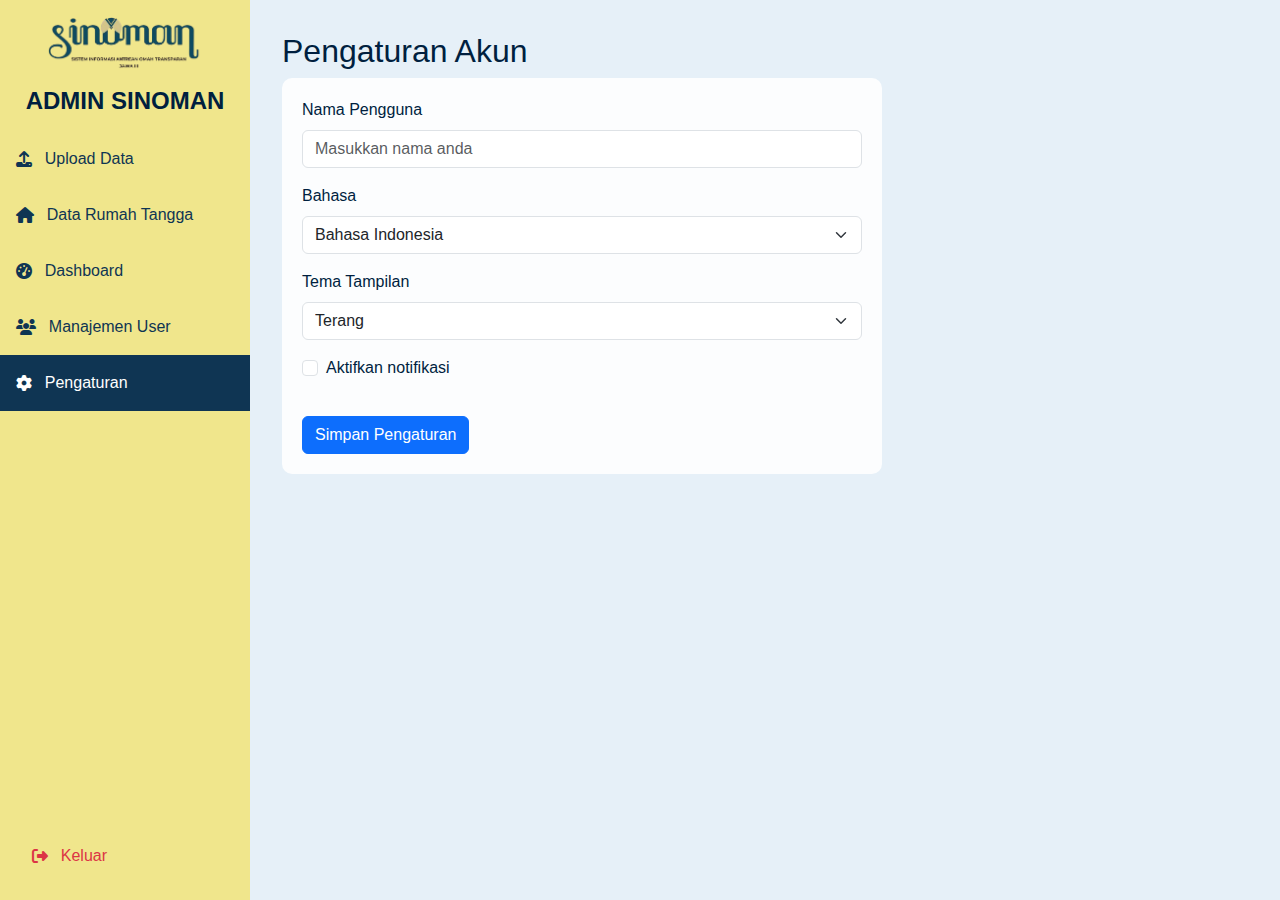
<file: setting.html>
<!DOCTYPE html>
<html lang="id">
<head>
  <meta charset="UTF-8">
  <title>Pengaturan - SINOMAN</title>
  <link href="https://cdn.jsdelivr.net/npm/bootstrap@5.3.0/dist/css/bootstrap.min.css" rel="stylesheet">
  <link href="https://cdnjs.cloudflare.com/ajax/libs/font-awesome/6.4.0/css/all.min.css" rel="stylesheet">
  <style>
    body {
      display: flex;
      min-height: 100vh;
      font-family: 'Segoe UI', sans-serif;
      background-color: #e6f0f8;
      color: #001f3f;
      transition: background-color 0.3s, color 0.3s;
    }

    .dark-mode {
      background-color: #121212 !important;
      color: #ffffff !important;
    }

    .sidebar {
      width: 250px;
      background-color: #f0e68c;
      display: flex;
      flex-direction: column;
      padding-top: 1rem;
      transition: background-color 0.3s;
    }

    .dark-mode .sidebar {
      background-color: #333;
    }

    .sidebar img {
      width: 160px;
      margin: 0 auto 1rem;
    }

    .sidebar-title {
      color: #001f3f;
      text-align: center;
      font-weight: bold;
      text-transform: uppercase;
      margin-bottom: 1rem;
    }

    .dark-mode .sidebar-title {
      color: #fff;
    }

    .nav-link {
      color: #0f3553;
      padding: 1rem;
      text-decoration: none;
      display: flex;
      align-items: center;
      gap: 0.8rem;
      font-weight: 500;
    }

    .nav-link:hover, .nav-link.active {
      background-color: #0f3553;
      color: white !important;
    }

    .dark-mode .nav-link {
      color: #ccc;
    }

    .main {
      flex: 1;
      padding: 2rem;
    }

    .settings-form {
      max-width: 600px;
      background-color: #ffffffd9;
      padding: 20px;
      border-radius: 10px;
    }

    .dark-mode .settings-form {
      background-color: #222;
    }

    .btn-simpan {
      margin-top: 20px;
    }
  </style>
</head>
<body>

  <!-- Sidebar -->
  <div class="sidebar">
    <img src="sinoman.png" alt="Logo SINOMAN">
    <h4 class="sidebar-title" id="sidebarTitle">ADMIN SINOMAN</h4>
    <a href="admin.html" class="nav-link"><i class="fas fa-upload"></i> <span id="uploadData">Upload Data</span></a>
    <a href="datarumah.html" class="nav-link"><i class="fas fa-home"></i> <span id="dataRumah">Data Rumah Tangga</span></a>
    <a href="dashboard.html" class="nav-link"><i class="fas fa-tachometer-alt"></i> <span id="dashboard">Dashboard</span></a>
    <a href="manajemen.html" class="nav-link"><i class="fas fa-users"></i> <span id="manajemenUser">Manajemen User</span></a>
    <a href="setting.html" class="nav-link active"><i class="fas fa-cog"></i> <span id="pengaturan">Pengaturan</span></a>
    <div style="margin-top: auto; padding: 1rem;">
      <a href="#" class="nav-link text-danger" onclick="logout()"><i class="fas fa-sign-out-alt"></i> Keluar</a>
    </div>
  </div>

  <!-- Konten Pengaturan -->
  <div class="main">
    <h2 id="judul">Pengaturan Akun</h2>

    <form class="settings-form" onsubmit="simpanPengaturan(event)">
      <div class="mb-3">
        <label for="username" class="form-label" id="usernameLabel">Nama Pengguna</label>
        <input type="text" class="form-control" id="username" placeholder="Masukkan nama anda">
      </div>

      <div class="mb-3">
        <label for="bahasa" class="form-label" id="bahasaLabel">Bahasa</label>
        <select class="form-select" id="bahasa" onchange="ubahBahasa()">
            <option value="id">Bahasa Indonesia</option>
            <option value="en">English</option>
          </select>
      </div>

      <div class="mb-3">
        <label for="tema" class="form-label" id="temaLabel">Tema Tampilan</label>
        <select class="form-select" id="tema" onchange="ubahTema()">
          <option>Terang</option>
          <option>Gelap</option>
        </select>
      </div>

      <div class="mb-3 form-check">
        <input type="checkbox" class="form-check-input" id="notifikasi">
        <label class="form-check-label" for="notifikasi" id="notifikasiLabel">Aktifkan notifikasi</label>
      </div>

      <button type="submit" class="btn btn-primary btn-simpan" id="simpanBtn">Simpan Pengaturan</button>
    </form>
  </div>

  <script>
    // Data teks dalam bahasa Indonesia dan Inggris
    const teks = {
      id: {
        judul: "Pengaturan Akun",
        usernameLabel: "Nama Pengguna",
        bahasaLabel: "Bahasa",
        temaLabel: "Tema Tampilan",
        notifikasiLabel: "Aktifkan notifikasi",
        simpanBtn: "Simpan Pengaturan",
        sidebarTitle: "ADMIN SINOMAN",
        uploadData: "Upload Data",
        dataRumah: "Data Rumah Tangga",
        dashboard: "Dashboard",
        manajemenUser: "Manajemen User",
        pengaturan: "Pengaturan"
      },
      en: {
        judul: "Account Settings",
        usernameLabel: "Username",
        bahasaLabel: "Language",
        temaLabel: "Display Theme",
        notifikasiLabel: "Enable Notifications",
        simpanBtn: "Save Settings",
        sidebarTitle: "SINOMAN ADMIN",
        uploadData: "Upload Data",
        dataRumah: "Household Data",
        dashboard: "Dashboard",
        manajemenUser: "User Management",
        pengaturan: "Settings"
      }
    };

    // Fungsi untuk mengubah bahasa
    function ubahBahasa() {
      const bahasa = document.getElementById("bahasa").value;
      const teksHalaman = teks[bahasa];

      // Mengubah teks elemen sesuai bahasa yang dipilih
      document.getElementById("judul").innerText = teksHalaman.judul;
      document.getElementById("usernameLabel").innerText = teksHalaman.usernameLabel;
      document.getElementById("bahasaLabel").innerText = teksHalaman.bahasaLabel;
      document.getElementById("temaLabel").innerText = teksHalaman.temaLabel;
      document.getElementById("notifikasiLabel").innerText = teksHalaman.notifikasiLabel;
      document.getElementById("simpanBtn").innerText = teksHalaman.simpanBtn;
      document.getElementById("logoutBtn").innerText = teksHalaman.logoutBtn;
      document.getElementById("sidebarTitle").innerText = teksHalaman.sidebarTitle;
      document.getElementById("uploadData").innerText = teksHalaman.uploadData;
      document.getElementById("dataRumah").innerText = teksHalaman.dataRumah;
      document.getElementById("dashboard").innerText = teksHalaman.dashboard;
      document.getElementById("manajemenUser").innerText = teksHalaman.manajemenUser;
      document.getElementById("pengaturan").innerText = teksHalaman.pengaturan;
    }

    // Fungsi untuk menyimpan pengaturan ke localStorage
    function simpanPengaturan(e) {
      e.preventDefault();
      const settings = {
        username: document.getElementById("username").value,
        bahasa: document.getElementById("bahasa").value,
        tema: document.getElementById("tema").value,
        notifikasi: document.getElementById("notifikasi").checked
      };

      localStorage.setItem("sinomanSettings", JSON.stringify(settings));
      alert("Pengaturan berhasil disimpan!");
    }

    // Fungsi untuk mengubah tema langsung saat dipilih
    function ubahTema() {
      const tema = document.getElementById("tema").value;
      if (tema === "Gelap") {
        document.body.classList.add("dark-mode");
      } else {
        document.body.classList.remove("dark-mode");
      }
    }

    // Fungsi untuk logout
    function logout() {
      if (confirm("Keluar dari akun?")) {
        window.location.href = "index.html";
      }
    }

    // Load pengaturan saat halaman dibuka
    window.onload = function() {
      const pengaturan = JSON.parse(localStorage.getItem("sinomanSettings") || "{}");

      document.getElementById("username").value = pengaturan.username || "";
      document.getElementById("bahasa").value = pengaturan.bahasa || "id";
      document.getElementById("tema").value = pengaturan.tema || "Terang";
      document.getElementById("notifikasi").checked = pengaturan.notifikasi || false;

      // Terapkan bahasa dan tema saat halaman dimuat
      ubahBahasa();
      if (pengaturan.tema === "Gelap") {
        document.body.classList.add("dark-mode");
      }
    }
  </script>
</body>
</html>
</file>
